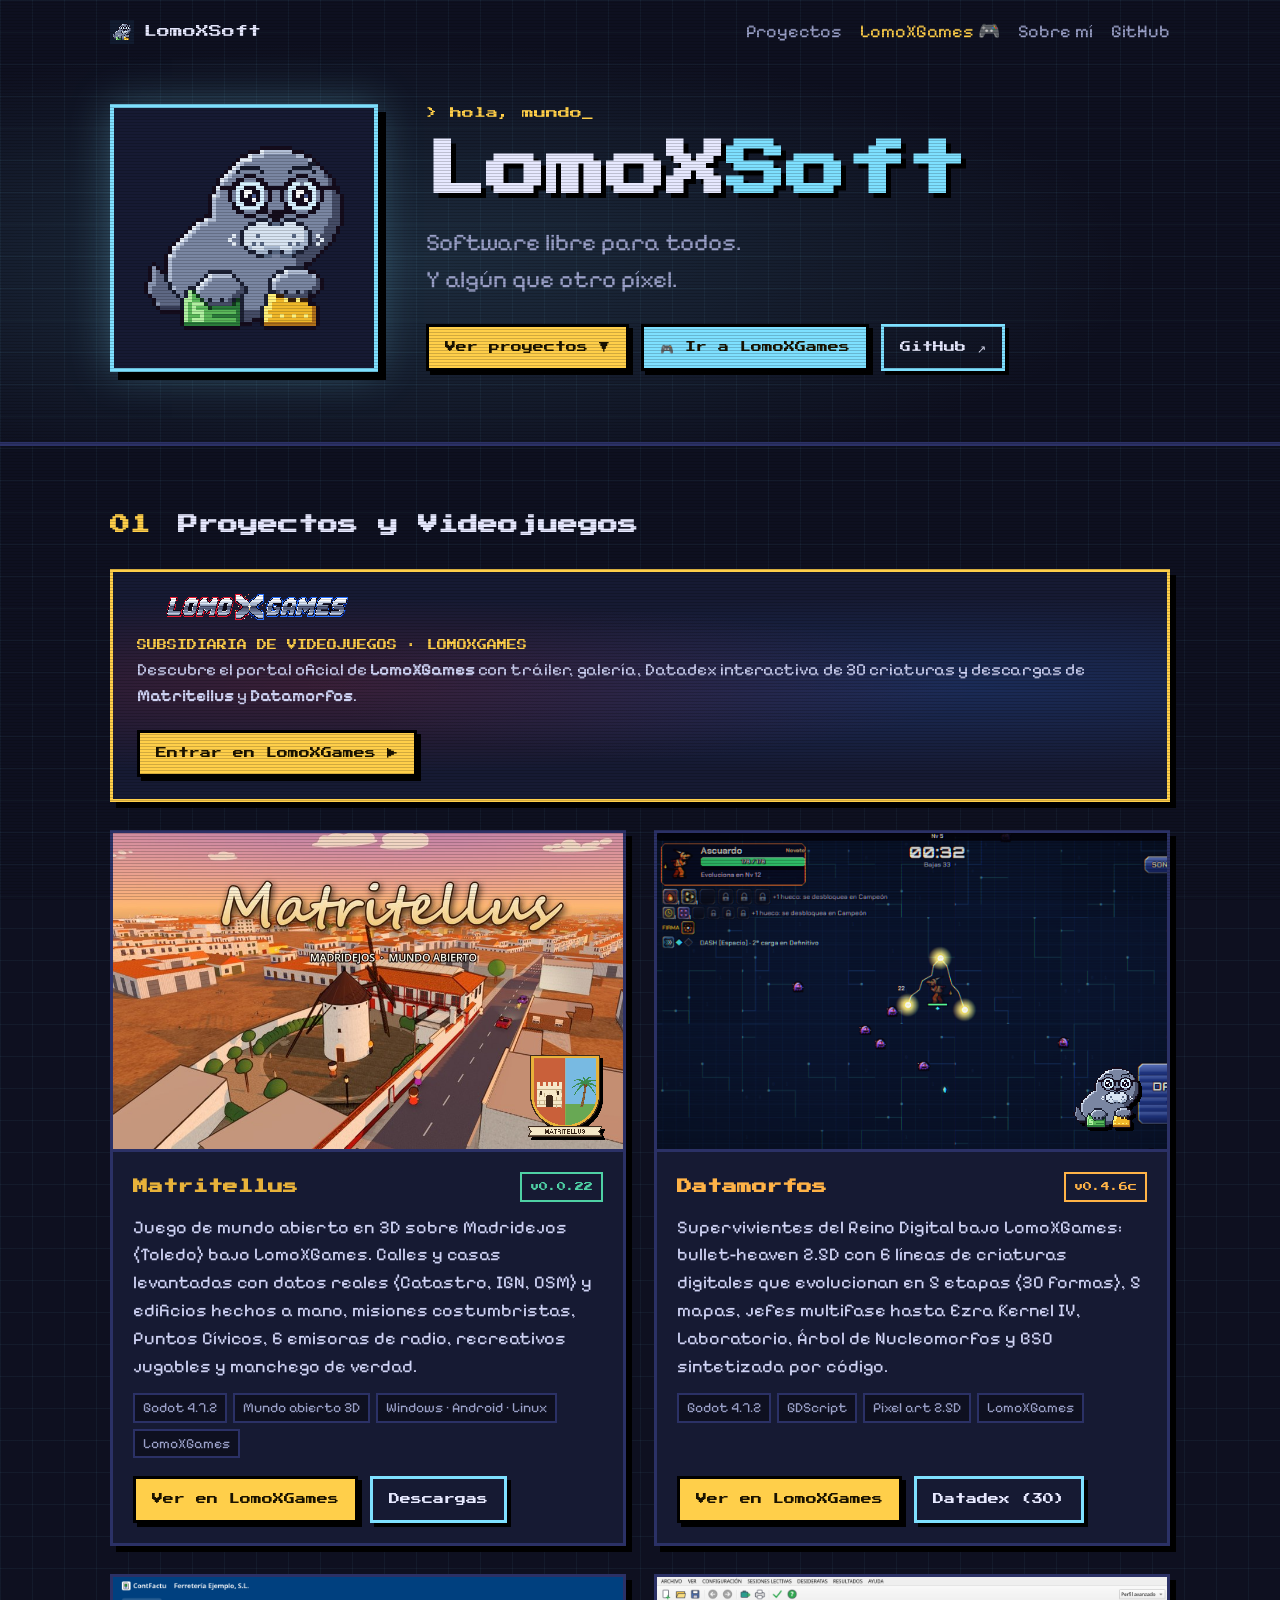
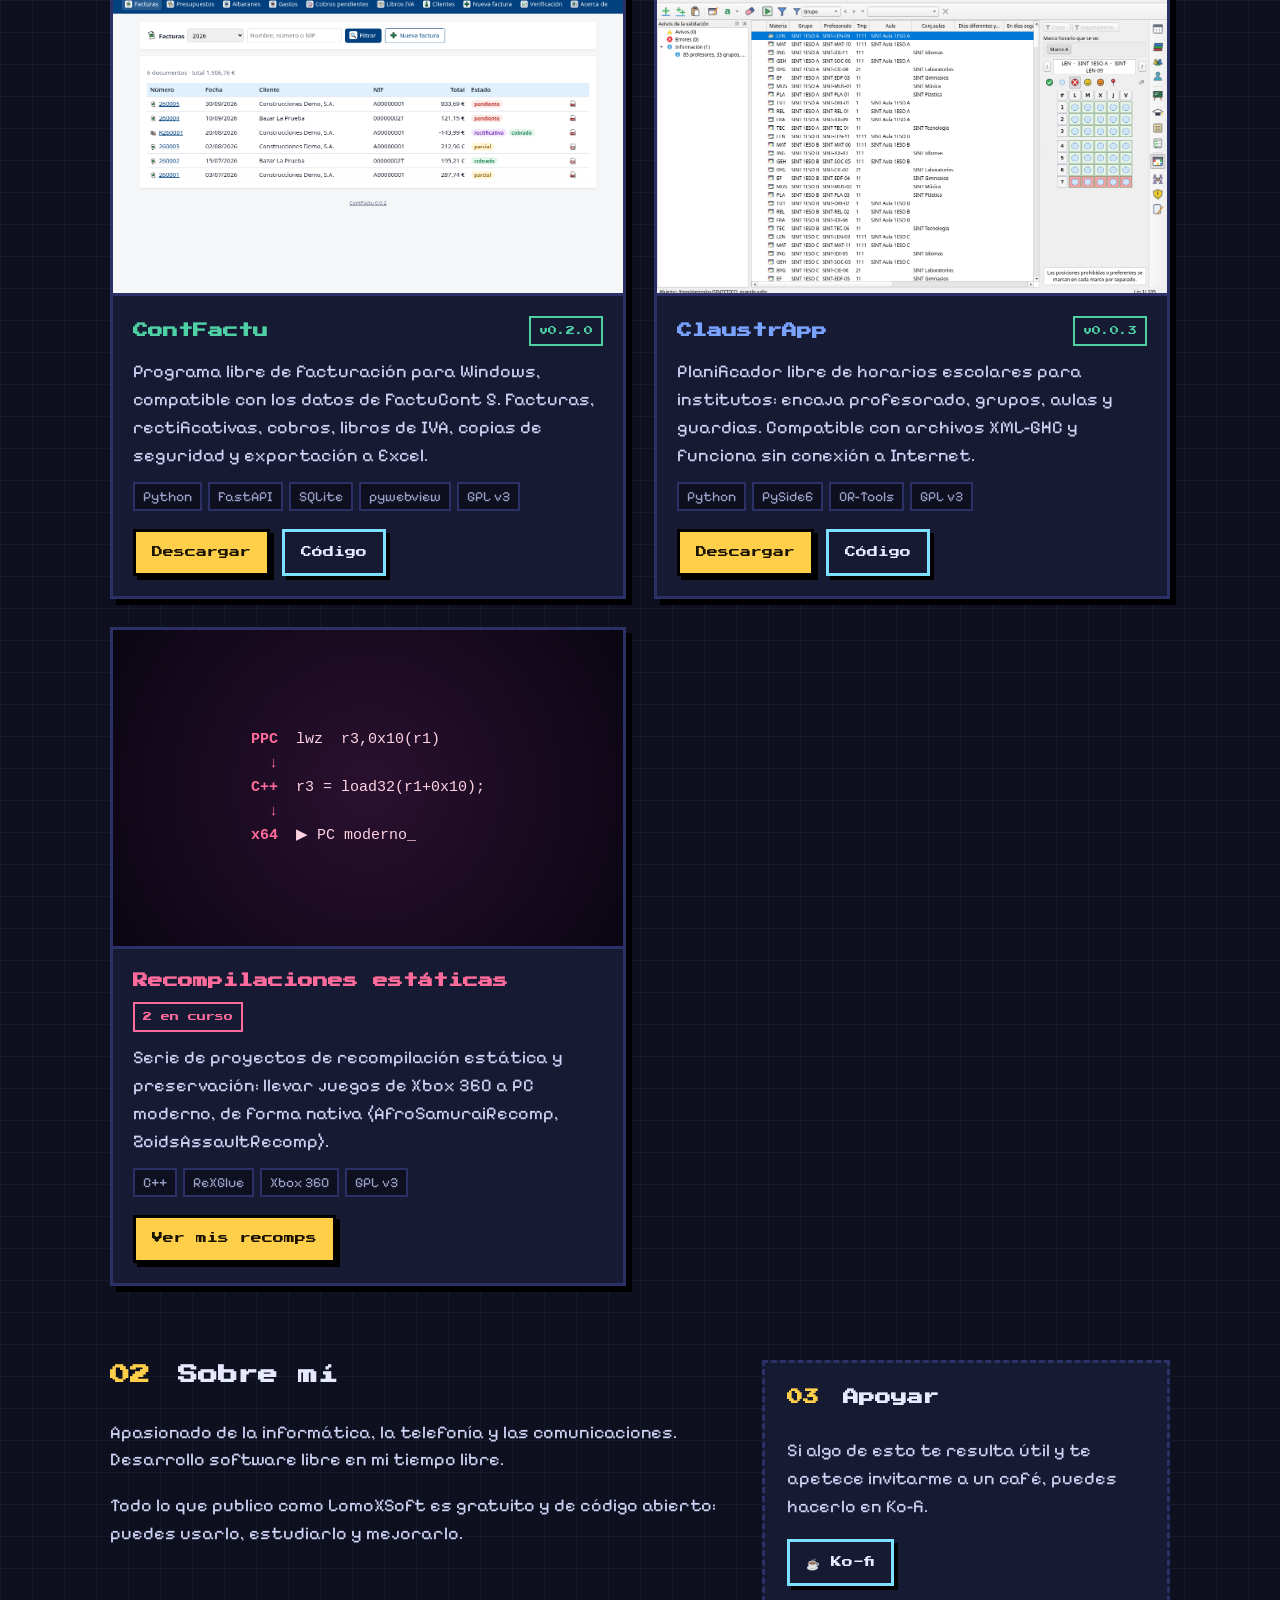
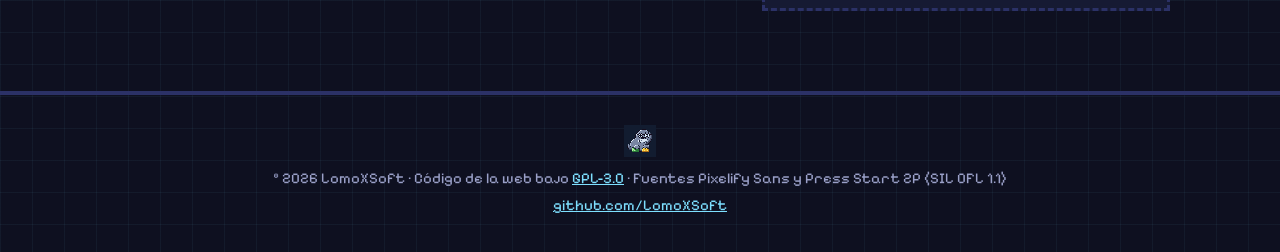
<file: index.html>
<!doctype html>
<html lang="es">
<head>
<meta charset="utf-8">
<meta name="viewport" content="width=device-width, initial-scale=1">
<title>LomoXSoft · Software libre y juegos pixel art</title>
<meta name="description" content="Portfolio de LomoXSoft: software libre para Windows y videojuegos pixel art bajo LomoXGames.">
<meta name="theme-color" content="#0e1020">
<meta property="og:type" content="website">
<meta property="og:title" content="LomoXSoft">
<meta property="og:description" content="Software libre para todos. Y algún que otro píxel.">
<meta property="og:url" content="https://lomoxsoft.github.io/">
<meta property="og:image" content="https://lomoxsoft.github.io/img/og.png">
<meta property="og:locale" content="es_ES">
<meta name="twitter:card" content="summary_large_image">
<link rel="icon" href="favicon.ico" sizes="any">
<link rel="icon" type="image/png" href="img/favicon-32.png">
<link rel="apple-touch-icon" href="img/apple-touch-icon.png">
<link rel="stylesheet" href="estilo.css">
</head>
<body>
<div class="scan" aria-hidden="true"></div>

<header class="hero">
  <nav class="top">
    <a class="marca" href="#"><img src="img/favicon-32.png" alt="" width="24" height="24">LomoXSoft</a>
    <div class="enlaces"><a href="#proyectos">Proyectos</a><a href="LomoXGames/" style="color:var(--ac2)">LomoXGames 🎮</a><a href="#sobre-mi">Sobre mí</a><a href="https://github.com/LomoXSoft">GitHub</a></div>
  </nav>
  <div class="hero-in">
    <div class="avatar"><div class="idle" role="img" aria-label="Lomorsin, la mascota pixel art de LomoXSoft"></div></div>
    <div>
      <p class="pre">&gt; hola, mundo_</p>
      <h1>LomoX<span>Soft</span></h1>
      <p class="lema">Software libre para todos.<br>Y algún que otro píxel.</p>
      <div class="cta"><a class="btn" href="#proyectos">Ver proyectos ▼</a><a class="btn" href="LomoXGames/" style="background:#7ee0ff">🎮 Ir a LomoXGames</a><a class="btn alt" href="https://github.com/LomoXSoft">GitHub ↗</a></div>
    </div>
  </div>
</header>

<main>
<section id="proyectos">
  <h2><span>01</span> Proyectos y Videojuegos</h2>

  <div class="lxg-banner">
    <div class="lxg-banner-left">
      <a href="LomoXGames/"><img src="img/lomo_games.png" alt="LomoXGames"></a>
      <div>
        <span class="lxg-banner-tag">SUBSIDIARIA DE VIDEOJUEGOS · LOMOXGAMES</span>
        <p>Descubre el portal oficial de <strong>LomoXGames</strong> con tráiler, galería, Datadex interactiva de 30 criaturas y descargas de <strong>Matritellus</strong> y <strong>Datamorfos</strong>.</p>
      </div>
    </div>
    <a class="btn" href="LomoXGames/">Entrar en LomoXGames ▶</a>
  </div>

  <div class="rejilla">

    <article class="tarjeta" style="--c:#e8b23a">
      <a class="foto" href="LomoXGames/#matritellus"><img src="img/matritellus_portada.jpg" alt="Captura de Matritellus sobre Madridejos" loading="lazy"><img class="sprite" src="img/matritellus_escudo.png" alt="" width="88" height="88"></a>
      <div class="cuerpo">
        <div class="cab"><h3>Matritellus</h3><span class="estado ok" data-release-repo="LomoXSoft/Matritellus" data-release-json="LomoXGames/matritellus_release.json">v0.0.21</span></div>
        <p>Juego de mundo abierto en 3D sobre Madridejos (Toledo) bajo LomoXGames. Calles y casas levantadas con datos reales (Catastro, IGN, OSM) y edificios hechos a mano, misiones costumbristas, Puntos Cívicos, 6 emisoras de radio, recreativos jugables y manchego de verdad.</p>
        <ul class="tags"><li>Godot 4.7.2</li><li>Mundo abierto 3D</li><li>Windows · Android · Linux</li><li>LomoXGames</li></ul>
        <div class="botones"><a class="btn" href="LomoXGames/#matritellus">Ver en LomoXGames</a><a class="btn alt" href="LomoXGames/#matritellus-descargas">Descargas</a></div>
      </div>
    </article>

    <article class="tarjeta" style="--c:#ffb347">
      <a class="foto" href="LomoXGames/#datamorfos"><img src="img/datamorfos_partida.png" alt="Captura de una partida de Datamorfos" loading="lazy"><img class="sprite" src="img/lomorsin_sprite.png" alt="" width="96" height="96"></a>
      <div class="cuerpo">
        <div class="cab"><h3>Datamorfos</h3><span class="estado dev">v0.4.6c</span></div>
        <p>Supervivientes del Reino Digital bajo LomoXGames: bullet-heaven 2.5D con 6 líneas de criaturas digitales que evolucionan en 5 etapas (30 formas), 5 mapas, jefes multifase hasta Ezra Kernel IV, Laboratorio, Árbol de Nucleomorfos y BSO sintetizada por código.</p>
        <ul class="tags"><li>Godot 4.7.2</li><li>GDScript</li><li>Pixel art 2.5D</li><li>LomoXGames</li></ul>
        <div class="botones"><a class="btn" href="LomoXGames/#datamorfos">Ver en LomoXGames</a><a class="btn alt" href="LomoXGames/#datadex">Datadex (30)</a></div>
      </div>
    </article>

    <article class="tarjeta" style="--c:#4fd1a5">
      <a class="foto" href="https://github.com/LomoXSoft/ContFactu"><img src="img/contfactu.png" alt="Captura de ContFactu con datos de ejemplo" loading="lazy"></a>
      <div class="cuerpo">
        <div class="cab"><h3>ContFactu</h3><span class="estado ok" data-release-repo="LomoXSoft/ContFactu">v0.2.0</span></div>
        <p>Programa libre de facturación para Windows, compatible con los datos de FactuCont 5. Facturas, rectificativas, cobros, libros de IVA, copias de seguridad y exportación a Excel.</p>
        <ul class="tags"><li>Python</li><li>FastAPI</li><li>SQLite</li><li>pywebview</li><li>GPL v3</li></ul>
        <div class="botones"><a class="btn" href="https://github.com/LomoXSoft/ContFactu/releases/latest">Descargar</a><a class="btn alt" href="https://github.com/LomoXSoft/ContFactu">Código</a></div>
      </div>
    </article>

    <article class="tarjeta" style="--c:#7aa2ff">
      <a class="foto" href="https://github.com/LomoXSoft/ClaustrApp"><img src="img/claustrapp.png" alt="Captura de ClaustrApp con datos inventados" loading="lazy"></a>
      <div class="cuerpo">
        <div class="cab"><h3>ClaustrApp</h3><span class="estado ok" data-release-repo="LomoXSoft/ClaustrApp">v0.0.3</span></div>
        <p>Planificador libre de horarios escolares para institutos: encaja profesorado, grupos, aulas y guardias. Compatible con archivos XML-GHC y funciona sin conexión a Internet.</p>
        <ul class="tags"><li>Python</li><li>PySide6</li><li>OR-Tools</li><li>GPL v3</li></ul>
        <div class="botones"><a class="btn" href="https://github.com/LomoXSoft/ClaustrApp/releases/latest">Descargar</a><a class="btn alt" href="https://github.com/LomoXSoft/ClaustrApp">Código</a></div>
      </div>
    </article>

    <article class="tarjeta" style="--c:#ff6b9a">
      <div class="foto codigo" aria-hidden="true"><pre><span class="k">PPC</span>  lwz  r3,0x10(r1)
<span class="k">  ↓</span>
<span class="k">C++</span>  r3 = load32(r1+0x10);
<span class="k">  ↓</span>
<span class="k">x64</span>  ▶ PC moderno_</pre></div>
      <div class="cuerpo">
        <div class="cab"><h3>Recompilaciones estáticas</h3><span class="estado pre">2 en curso</span></div>
        <p>Serie de proyectos de recompilación estática y preservación: llevar juegos de Xbox 360 a PC moderno, de forma nativa (AfroSamuraiRecomp, ZoidsAssaultRecomp).</p>
        <ul class="tags"><li>C++</li><li>ReXGlue</li><li>Xbox 360</li><li>GPL v3</li></ul>
        <div class="botones"><a class="btn" href="https://github.com/LomoXSoft?tab=repositories&amp;q=Recomp">Ver mis recomps</a></div>
      </div>
    </article>

  </div>
</section>

<section id="sobre-mi" class="dos">
  <div>
    <h2><span>02</span> Sobre mí</h2>
    <p>Apasionado de la informática, la telefonía y las comunicaciones. Desarrollo software libre en mi tiempo libre.</p>
    <p>Todo lo que publico como LomoXSoft es gratuito y de código abierto: puedes usarlo, estudiarlo y mejorarlo.</p>
  </div>
  <div id="apoyar" class="apoyar">
    <h2><span>03</span> Apoyar</h2>
    <p>Si algo de esto te resulta útil y te apetece invitarme a un café, puedes hacerlo en Ko-fi.</p>
    <a class="btn alt" href="https://ko-fi.com/lomoxsoft">☕ Ko-fi</a>
  </div>
</section>
</main>

<footer>
  <img src="img/favicon-32.png" alt="" width="32" height="32">
  <p>© 2026 LomoXSoft · Código de la web bajo <a href="LICENSE">GPL-3.0</a> · Fuentes Pixelify Sans y Press Start 2P (SIL OFL 1.1)</p>
  <p><a href="https://github.com/LomoXSoft">github.com/LomoXSoft</a></p>
</footer>
<script>
(function () {
  if (typeof fetch !== "function") return;

  var badges = document.querySelectorAll("[data-release-repo]");
  var timeoutMs = 8000;

  function versionLabel(tag) {
    if (typeof tag !== "string") return "";
    var name = tag.trim();
    if (!name) return "";
    return /^v/i.test(name) ? name : "v" + name;
  }

  function load(badge) {
    var repo = badge.getAttribute("data-release-repo") || "";
    var parts = repo.split("/");
    if (parts.length !== 2 || !parts[0] || !parts[1]) return;

    var url = "https://api.github.com/repos/"
      + encodeURIComponent(parts[0]) + "/"
      + encodeURIComponent(parts[1]) + "/releases/latest";
    var controller = typeof AbortController === "function" ? new AbortController() : null;
    var timer = controller ? setTimeout(function () { controller.abort(); }, timeoutMs) : 0;

    try {
      fetch(url, {
        headers: { Accept: "application/vnd.github+json" },
        signal: controller ? controller.signal : undefined
      }).then(function (response) {
        if (!response.ok) throw new Error("release unavailable");
        return response.json();
      }).then(function (release) {
        var label = versionLabel(release && release.tag_name);
        if (label) badge.textContent = label;
      }).catch(function () {
        var fallbackJson = badge.getAttribute("data-release-json");
        if (!fallbackJson) return;
        fetch(fallbackJson).then(function (r) {
          return r.ok ? r.json() : null;
        }).then(function (d) {
          var lbl = versionLabel(d && (d.tag_name || d.version));
          if (lbl) badge.textContent = lbl;
        }).catch(function () {});
      }).then(function () {
        if (timer) clearTimeout(timer);
      });
    } catch (e) {
      if (timer) clearTimeout(timer);
    }
  }

  for (var i = 0; i < badges.length; i++) load(badges[i]);
})();
</script>
</body>
</html>
</file>
<file: estilo.css>
@font-face{font-family:"Pixelify";src:url(fonts/PixelifySans.ttf) format("truetype");font-weight:400 700;font-display:swap}
@font-face{font-family:"PS2P";src:url(fonts/PressStart2P.ttf) format("truetype");font-display:swap}
:root{--bg:#0e1020;--bg2:#161a33;--tx:#e7e9ff;--mu:#9aa0c8;--ac:#7ee0ff;--ac2:#ffcf4a;--bd:#2b3166}
*{box-sizing:border-box}
html{scroll-behavior:smooth}
body{margin:0;background:var(--bg);color:var(--tx);font:18px/1.55 "Pixelify",system-ui,sans-serif;
 background-image:linear-gradient(rgba(126,224,255,.05) 1px,transparent 1px),linear-gradient(90deg,rgba(126,224,255,.05) 1px,transparent 1px);background-size:32px 32px}
.scan{pointer-events:none;position:fixed;inset:0;background:repeating-linear-gradient(transparent 0 2px,rgba(0,0,0,.18) 2px 3px);z-index:9;mix-blend-mode:multiply}
a{color:var(--ac)}
img{image-rendering:pixelated;max-width:100%;display:block}
.top{display:flex;justify-content:space-between;align-items:center;gap:12px;flex-wrap:wrap;max-width:1100px;margin:0 auto;padding:18px 20px}
.marca{display:flex;gap:10px;align-items:center;font-family:PS2P;font-size:13px;color:var(--tx);text-decoration:none}
.enlaces{display:flex;gap:18px}.enlaces a{color:var(--mu);text-decoration:none}.enlaces a:hover{color:var(--ac2)}
.hero{border-bottom:4px solid var(--bd);background:radial-gradient(ellipse at 30% 60%,rgba(126,224,255,.14),transparent 60%)}
.hero-in{max-width:1100px;margin:0 auto;padding:40px 20px 70px;display:flex;gap:48px;align-items:center}
.avatar{flex:0 0 auto;padding:10px;background:var(--bg2);border:4px solid var(--ac);box-shadow:8px 8px 0 #000,0 0 40px rgba(126,224,255,.3);animation:flota 3s steps(6) infinite}
.idle{--e:4;width:calc(54px*var(--e));height:calc(54px*var(--e));margin:12px;background:url(img/lomorsin_idle.png) 0 0/calc(1296px*var(--e)) 100% no-repeat;image-rendering:pixelated;animation:idle 3.141s steps(24) infinite}
@keyframes idle{to{background-position-x:calc(-1296px*var(--e))}}
@keyframes flota{50%{transform:translateY(-8px)}}
.pre{font-family:PS2P;font-size:12px;color:var(--ac2);margin:0 0 14px}
h1{font-family:PS2P;font-size:clamp(30px,6vw,60px);margin:0;line-height:1.15;text-shadow:5px 5px 0 #000}
h1 span{color:var(--ac)}
.lema{font-size:24px;color:var(--mu);margin:18px 0 26px}
.cta,.botones{display:flex;gap:12px;flex-wrap:wrap}
.btn{display:inline-block;font-family:PS2P;font-size:11px;padding:12px 16px;background:var(--ac2);color:#1a1300;text-decoration:none;border:3px solid #000;box-shadow:4px 4px 0 #000;transition:transform .08s}
.btn:hover{transform:translate(-2px,-2px);box-shadow:6px 6px 0 #000}
.btn:active{transform:translate(3px,3px);box-shadow:1px 1px 0 #000}
.btn.alt{background:transparent;color:var(--tx);border-color:var(--ac);box-shadow:4px 4px 0 #000}
main{max-width:1100px;margin:0 auto;padding:0 20px}
section{padding:64px 0 10px}
h2{font-family:PS2P;font-size:20px;margin:0 0 28px}
h2 span{color:var(--ac2);margin-right:8px}
.rejilla{display:grid;grid-template-columns:repeat(2,1fr);gap:28px}
.tarjeta{background:var(--bg2);border:3px solid var(--bd);box-shadow:6px 6px 0 #000;display:flex;flex-direction:column;transition:border-color .15s,transform .15s}
.tarjeta:hover{border-color:var(--c);transform:translateY(-3px)}
.foto{position:relative;aspect-ratio:16/10;overflow:hidden;border-bottom:3px solid var(--bd);background:#000}
.foto img{width:100%;height:100%;object-fit:cover;object-position:top left;image-rendering:auto}
.foto .sprite{position:absolute;right:10px;bottom:6px;width:96px;height:96px;object-fit:contain;image-rendering:pixelated;filter:drop-shadow(3px 3px 0 #000)}
.codigo{display:flex;align-items:center;justify-content:center;background:radial-gradient(circle,#2a1030,#0a0612)}
.codigo pre{margin:0;font:15px/1.6 ui-monospace,Consolas,monospace;color:#ffd3e2}
.codigo .k{color:var(--c);font-weight:bold}
.cuerpo{padding:20px;display:flex;flex-direction:column;gap:12px;flex:1}
.cab{display:flex;justify-content:space-between;align-items:center;gap:10px;flex-wrap:wrap}
h3{font-family:PS2P;font-size:15px;margin:0;color:var(--c)}
.cuerpo p{margin:0;color:#cfd3f5}
.estado{font-family:PS2P;font-size:9px;padding:6px 8px;border:2px solid currentColor}
.ok{color:#4fd1a5}.dev{color:#ffb347}.pre{color:var(--ac2)}
.estado.pre{color:#ff6b9a;margin:0}
.tags{list-style:none;padding:0;margin:0;display:flex;flex-wrap:wrap;gap:6px}
.tags li{font-size:14px;padding:2px 8px;background:#0e1020;border:2px solid var(--bd);color:var(--mu)}
.botones{margin-top:auto;padding-top:6px}
.lxg-banner{background:radial-gradient(ellipse at 20% 50%,rgba(255,59,78,.15),transparent 55%),radial-gradient(ellipse at 80% 50%,rgba(47,123,255,.18),transparent 55%),var(--bg2);border:3px solid var(--ac2);box-shadow:6px 6px 0 #000;padding:22px 24px;margin-bottom:28px;display:flex;justify-content:space-between;align-items:center;gap:20px;flex-wrap:wrap}
.lxg-banner-left{display:flex;align-items:center;gap:18px;flex-wrap:wrap}
.lxg-banner-left img{max-width:240px;height:auto;image-rendering:pixelated}
.lxg-banner-left p{margin:4px 0 0;color:#cfd3f5;font-size:17px}
.lxg-banner-tag{font-family:PS2P;font-size:10px;color:var(--ac2);display:block}
.dos{display:grid;grid-template-columns:3fr 2fr;gap:40px}
.dos p{color:#cfd3f5}
.apoyar{background:var(--bg2);border:3px dashed var(--bd);padding:22px;align-self:start}
.apoyar h2{font-size:16px}
footer{margin-top:70px;border-top:4px solid var(--bd);padding:30px 20px;text-align:center;color:var(--mu);font-size:15px}
footer img{margin:0 auto 10px}footer p{margin:4px 0}
@media (max-width:760px){
 body{font-size:17px}
 .hero-in{flex-direction:column;text-align:center;gap:26px;padding:20px 20px 50px}
 .idle{--e:3;margin:4px}
 .cta{justify-content:center}
 .lema{font-size:20px}
 .rejilla,.dos{grid-template-columns:1fr}
 .enlaces{gap:12px;font-size:15px}
 section{padding-top:48px}
 h2{font-size:16px}
}
@media (prefers-reduced-motion:reduce){*{animation:none!important;transition:none!important}.idle{background-position:0 0}}
</file>
